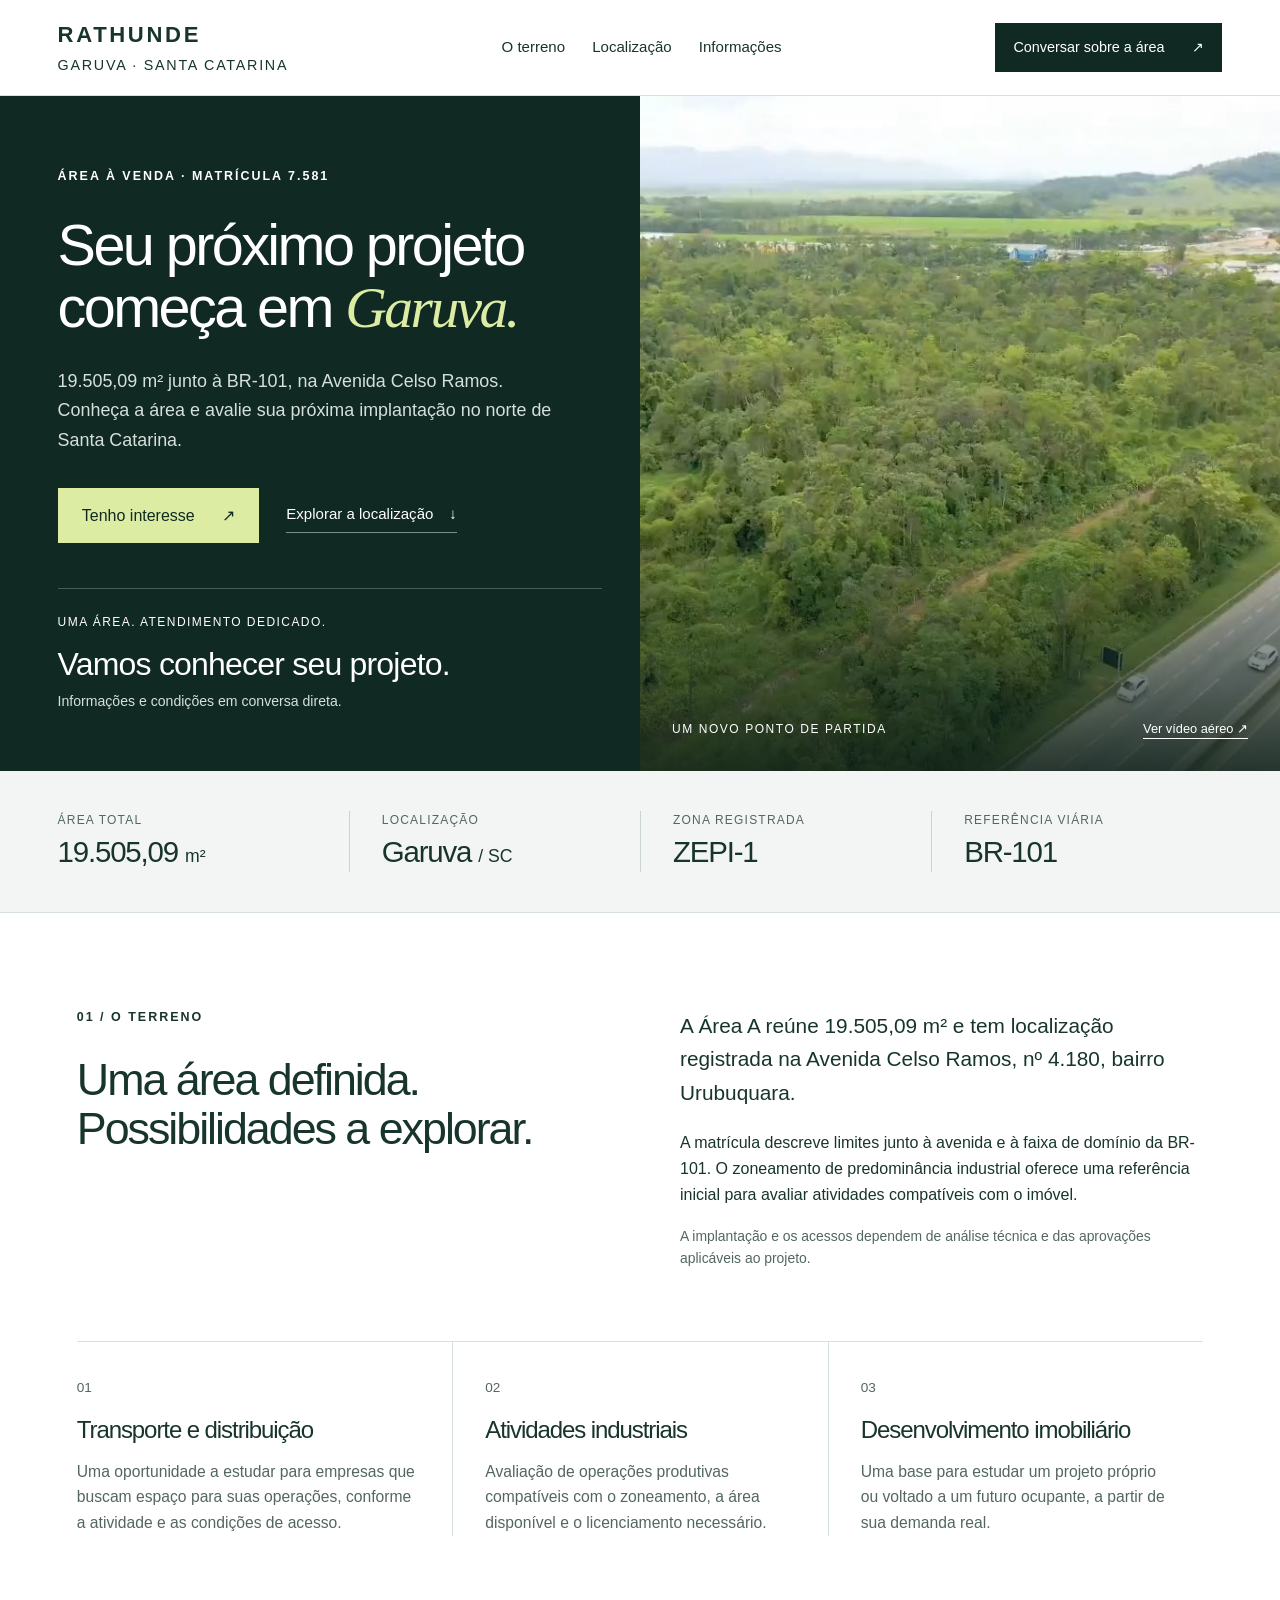
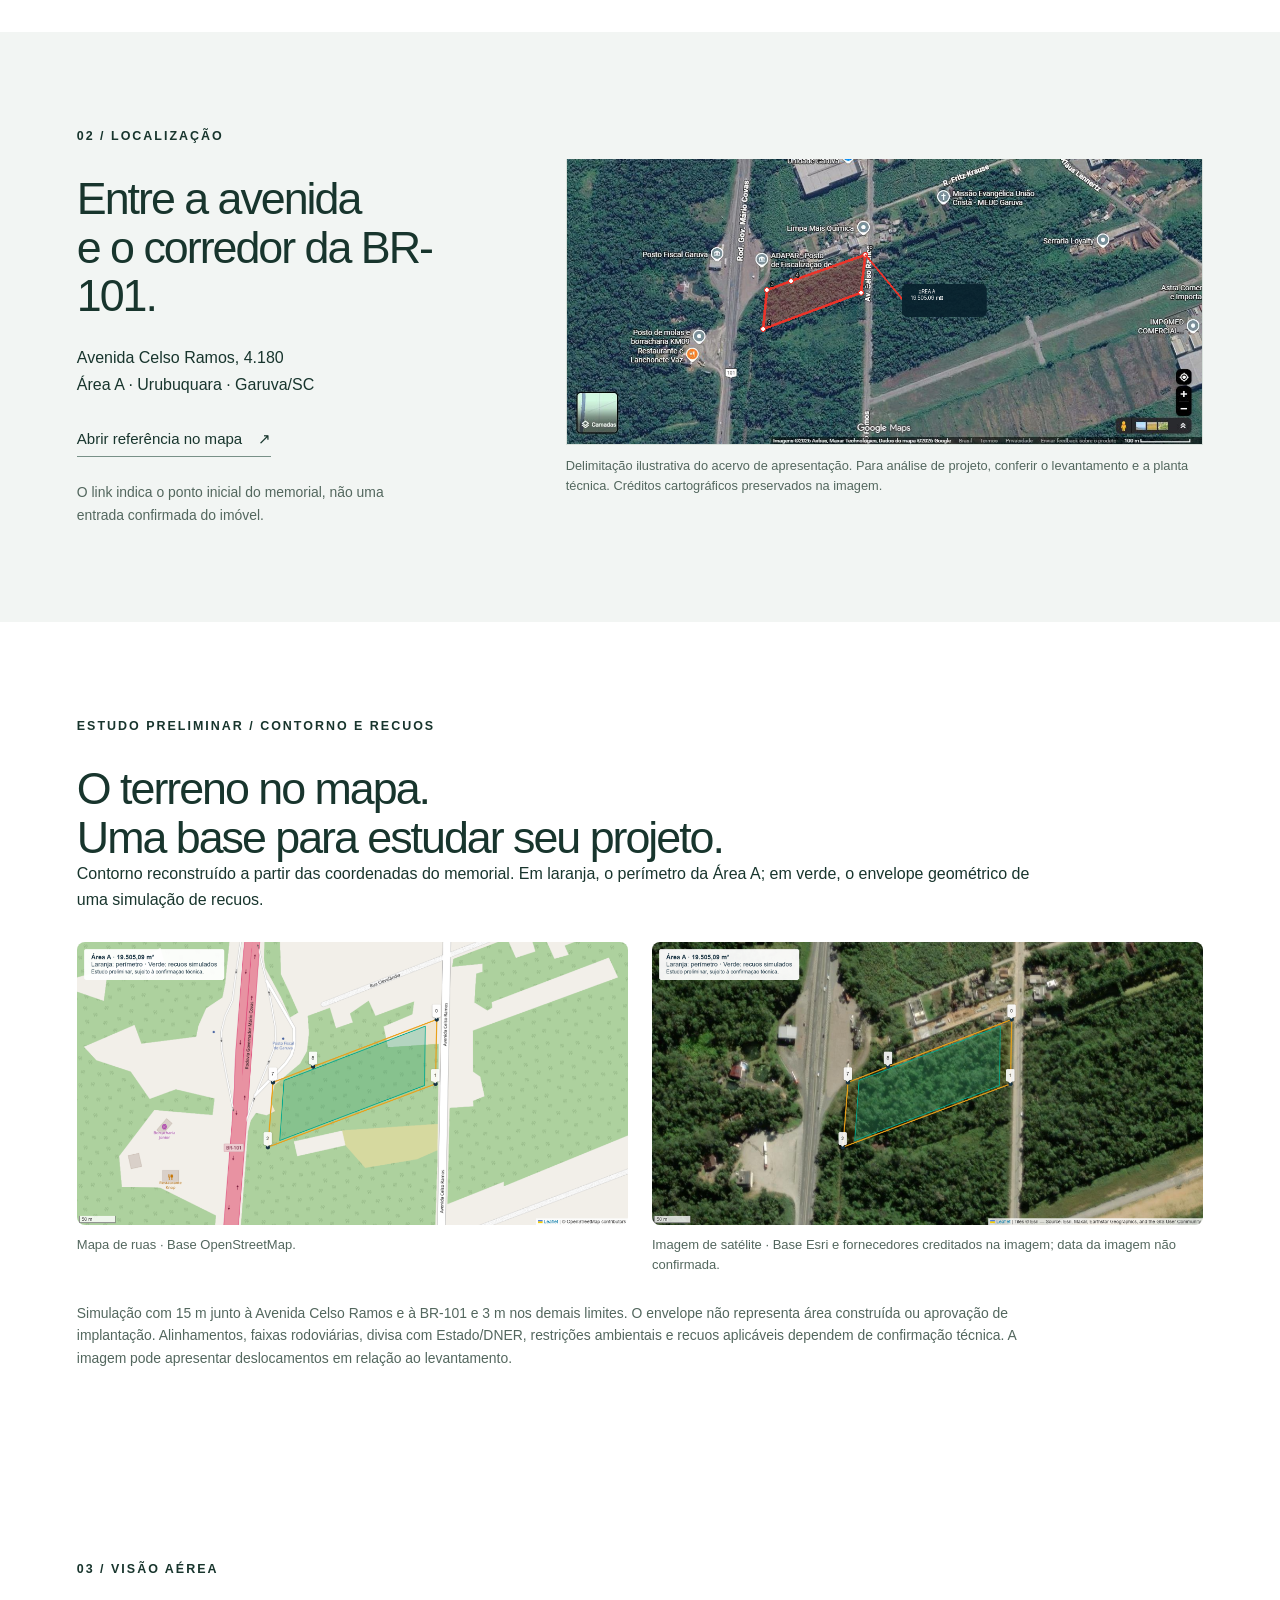
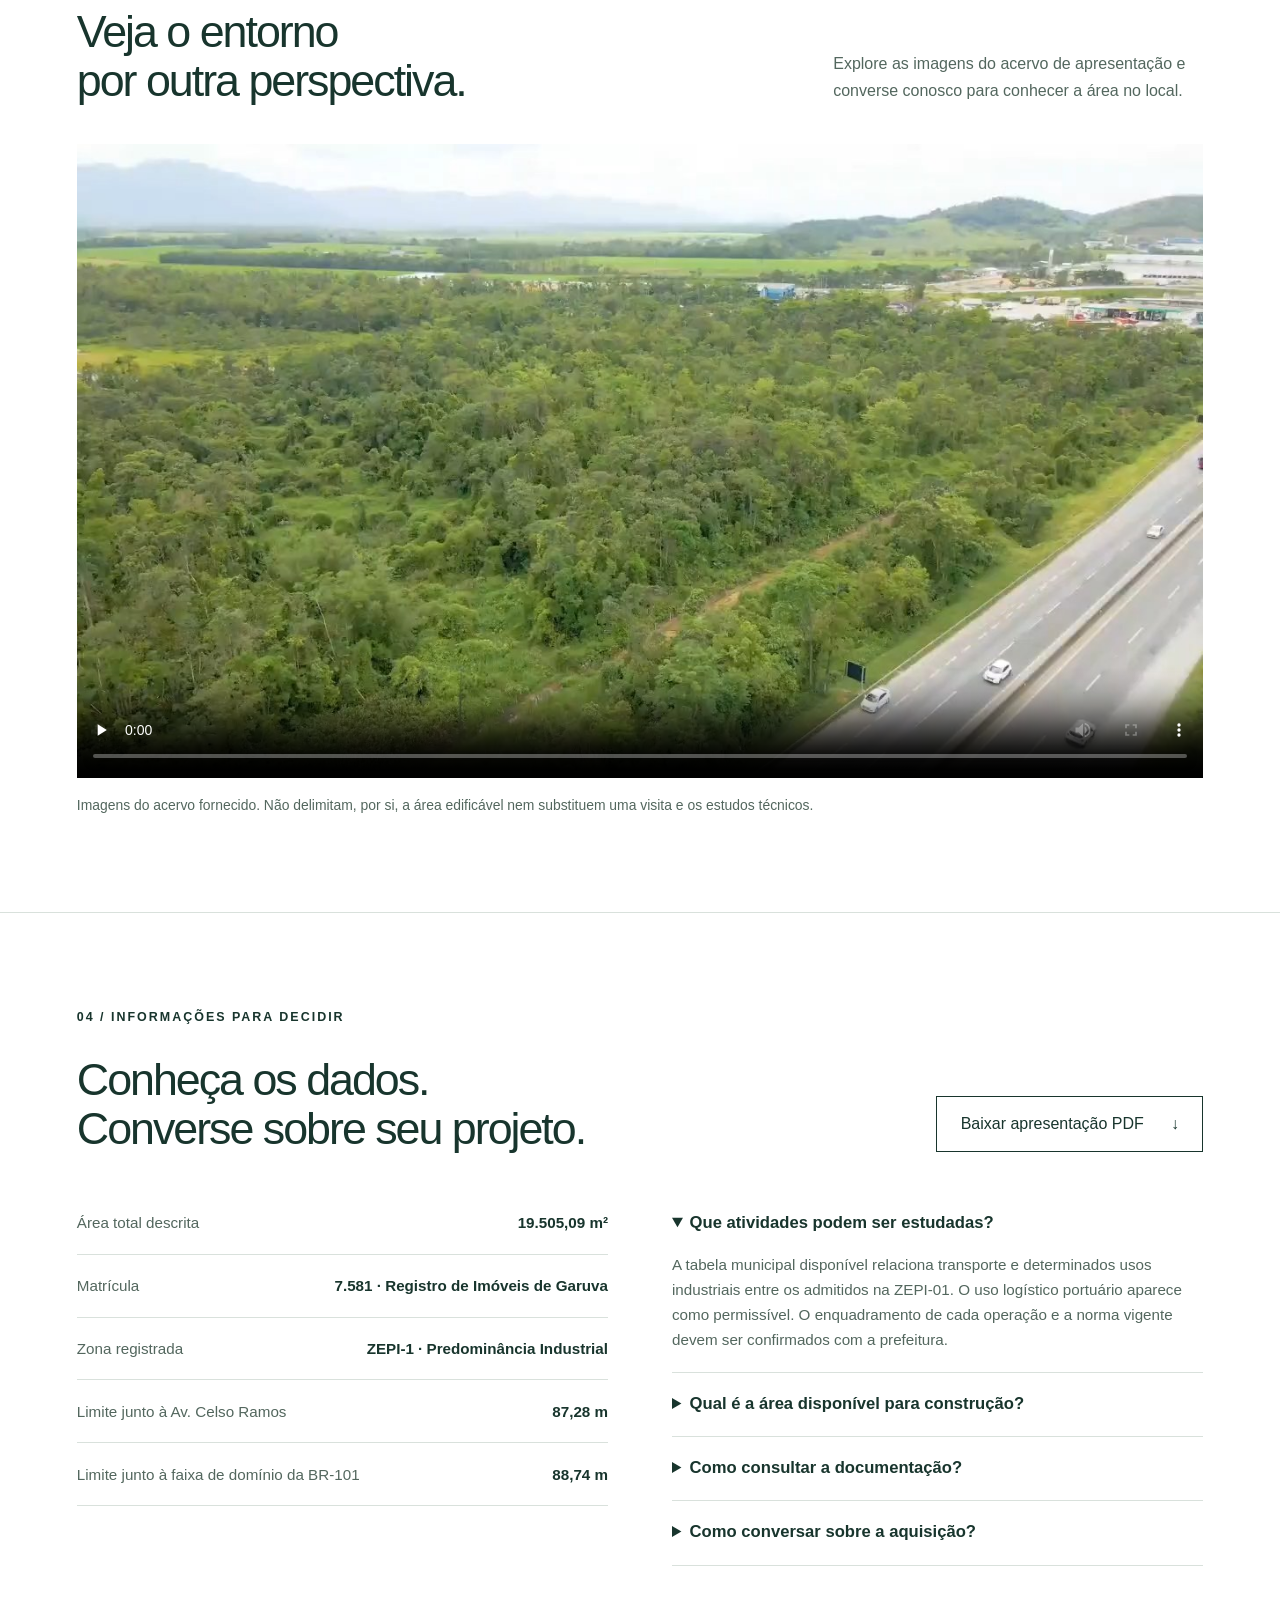
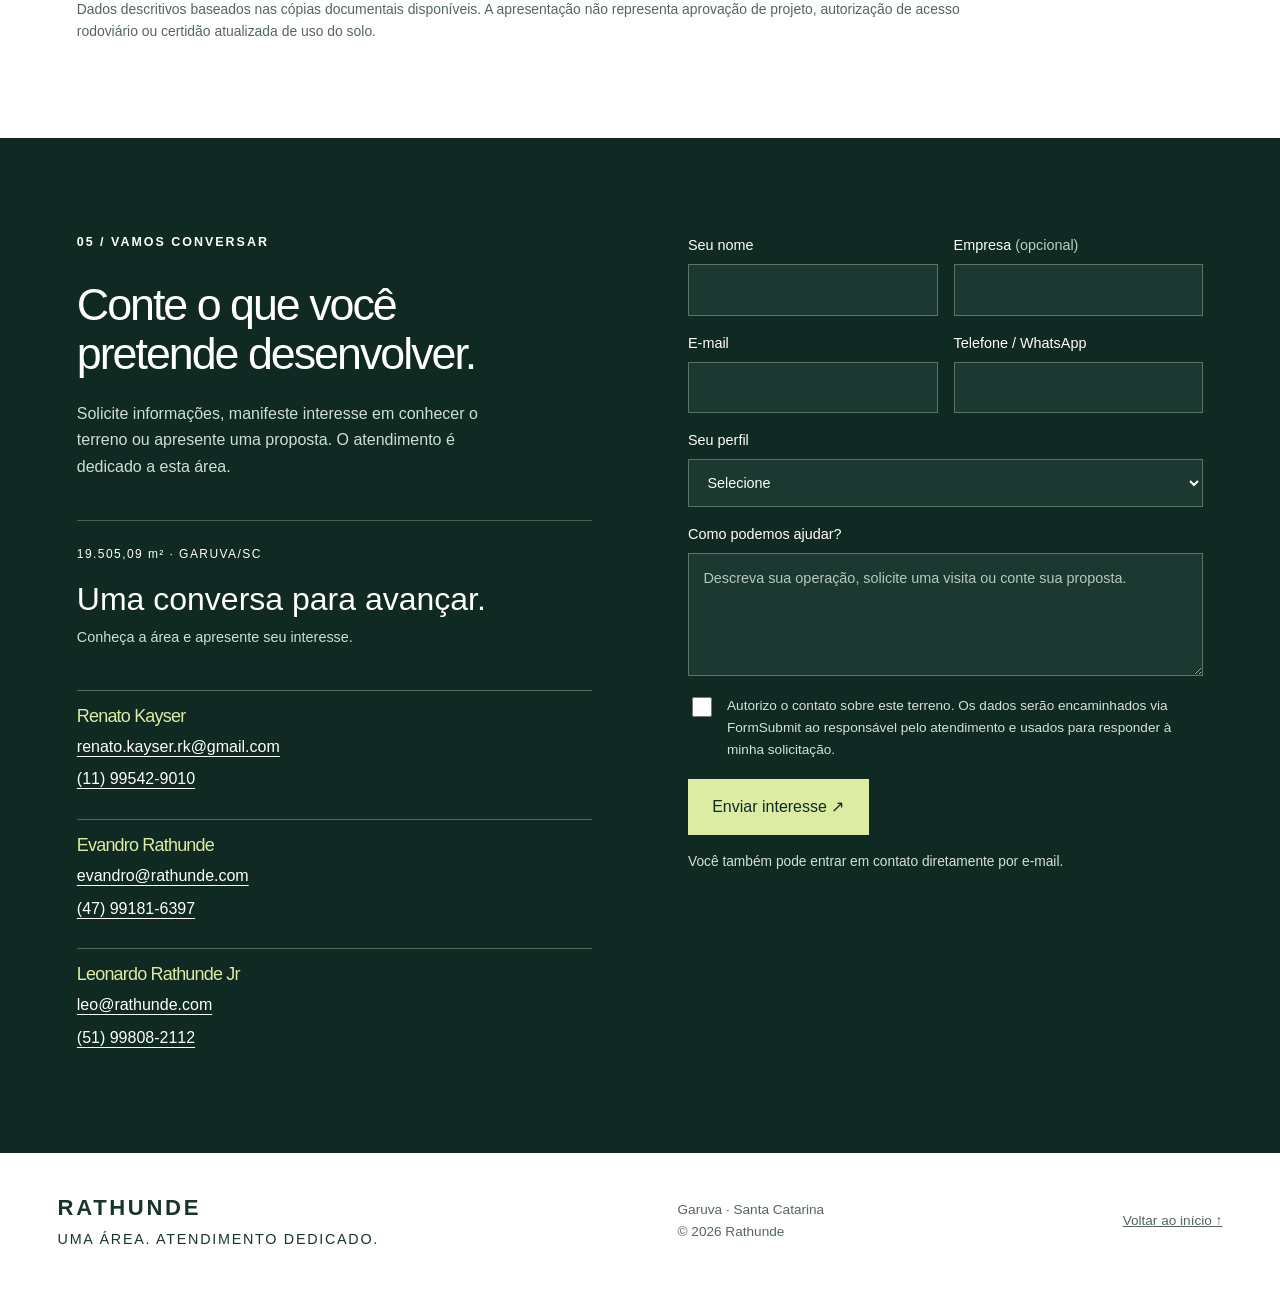
<file: index.html>
<!doctype html>
<html lang="pt-BR">
<head>
<meta charset="utf-8"><meta name="viewport" content="width=device-width,initial-scale=1">
<title>Terreno de 19.505,09 m² em Garuva | Rathunde</title>
<meta name="description" content="Conheça a Área A em Garuva/SC: 19.505,09 m² junto à BR-101, Avenida Celso Ramos e zoneamento industrial registrado. Solicite informações sobre a aquisição.">
<meta name="theme-color" content="#102923"><meta property="og:type" content="website"><meta property="og:locale" content="pt_BR"><meta property="og:title" content="19.505,09 m² em Garuva — Rathunde"><meta property="og:description" content="Uma área para avaliar seu próximo projeto. Conheça o terreno, veja as imagens e converse sobre a aquisição."><meta property="og:url" content="https://garuva.rathunde.com/"><link rel="canonical" href="https://garuva.rathunde.com/"><link rel="icon" href="assets/favicon.svg" type="image/svg+xml"><link rel="stylesheet" href="styles.css">
</head>
<body>
<a class="skip" href="#conteudo">Ir para o conteúdo</a>
<header class="header"><a class="brand" href="#inicio">RATHUNDE<span>GARUVA · SANTA CATARINA</span></a><nav aria-label="Navegação principal"><a href="#terreno">O terreno</a><a href="#localizacao">Localização</a><a href="#informacoes">Informações</a></nav><a class="button small" href="#contato">Conversar sobre a área <span aria-hidden="true">↗</span></a></header>
<main id="conteudo">
<section class="hero" id="inicio">
<div class="hero-copy"><p class="eyebrow">ÁREA À VENDA · MATRÍCULA 7.581</p><h1>Seu próximo projeto<br>começa em <em>Garuva.</em></h1><p class="lead">19.505,09 m² junto à BR-101, na Avenida Celso Ramos. Conheça a área e avalie sua próxima implantação no norte de Santa Catarina.</p><div class="hero-actions"><a class="button cream" href="#contato">Tenho interesse <span aria-hidden="true">↗</span></a><a class="underlink" href="#localizacao">Explorar a localização <span aria-hidden="true">↓</span></a></div><div class="offer"><span>UMA ÁREA. ATENDIMENTO DEDICADO.</span><strong>Vamos conhecer seu projeto.</strong><p>Informações e condições em conversa direta.</p></div></div>
<figure class="hero-image"><img src="assets/video-drone-poster.jpg" alt="Vista aérea com vegetação e rodovia, do acervo de apresentação do terreno em Garuva" fetchpriority="high"><figcaption><span>UM NOVO PONTO DE PARTIDA</span><a href="#video">Ver vídeo aéreo <span aria-hidden="true">↗</span></a></figcaption></figure>
</section>
<div class="facts" aria-label="Dados principais"><div><span>ÁREA TOTAL</span><strong>19.505,09 <small>m²</small></strong></div><div><span>LOCALIZAÇÃO</span><strong>Garuva <small>/ SC</small></strong></div><div><span>ZONA REGISTRADA</span><strong>ZEPI-1</strong></div><div><span>REFERÊNCIA VIÁRIA</span><strong>BR-101</strong></div></div>
<section class="section overview" id="terreno"><div><p class="eyebrow">01 / O TERRENO</p><h2>Uma área definida.<br>Possibilidades a explorar.</h2></div><div><p class="large">A Área A reúne 19.505,09 m² e tem localização registrada na Avenida Celso Ramos, nº 4.180, bairro Urubuquara.</p><p>A matrícula descreve limites junto à avenida e à faixa de domínio da BR-101. O zoneamento de predominância industrial oferece uma referência inicial para avaliar atividades compatíveis com o imóvel.</p><p class="note">A implantação e os acessos dependem de análise técnica e das aprovações aplicáveis ao projeto.</p></div><div class="use-grid"><article><span>01</span><h3>Transporte e distribuição</h3><p>Uma oportunidade a estudar para empresas que buscam espaço para suas operações, conforme a atividade e as condições de acesso.</p></article><article><span>02</span><h3>Atividades industriais</h3><p>Avaliação de operações produtivas compatíveis com o zoneamento, a área disponível e o licenciamento necessário.</p></article><article><span>03</span><h3>Desenvolvimento imobiliário</h3><p>Uma base para estudar um projeto próprio ou voltado a um futuro ocupante, a partir de sua demanda real.</p></article></div></section>
<section class="location section" id="localizacao"><div class="location-heading"><p class="eyebrow">02 / LOCALIZAÇÃO</p><h2>Entre a avenida<br>e o corredor da BR-101.</h2><p>Avenida Celso Ramos, 4.180<br>Área A · Urubuquara · Garuva/SC</p><a class="underlink dark" href="https://www.google.com/maps/search/?api=1&amp;query=-26.058239,-48.857115" target="_blank" rel="noopener noreferrer">Abrir referência no mapa <span aria-hidden="true">↗</span></a><p class="note">O link indica o ponto inicial do memorial, não uma entrada confirmada do imóvel.</p></div><figure class="map"><a href="assets/area-satelite-delimitada.png" target="_blank" rel="noopener" aria-label="Abrir imagem de localização ampliada"><img src="assets/area-satelite-delimitada.png" alt="Mapa de satélite do acervo, com delimitação ilustrativa da Área A entre a BR-101 e a Avenida Celso Ramos" loading="lazy"></a><figcaption>Delimitação ilustrativa do acervo de apresentação. Para análise de projeto, conferir o levantamento e a planta técnica. Créditos cartográficos preservados na imagem.</figcaption></figure></section>
<section class="section envelope-section" id="estudo"><p class="eyebrow">ESTUDO PRELIMINAR / CONTORNO E RECUOS</p><h2>O terreno no mapa.<br>Uma base para estudar seu projeto.</h2><p>Contorno reconstruído a partir das coordenadas do memorial. Em laranja, o perímetro da Área A; em verde, o envelope geométrico de uma simulação de recuos.</p><div class="envelope-grid"><figure><a href="assets/mapa-envelope.png" target="_blank" rel="noopener"><img src="assets/mapa-envelope.png" alt="Mapa de ruas com os cinco vértices do terreno e envelope preliminar de recuos" loading="lazy"></a><figcaption>Mapa de ruas · Base OpenStreetMap.</figcaption></figure><figure><a href="assets/satelite-envelope.png" target="_blank" rel="noopener"><img src="assets/satelite-envelope.png" alt="Imagem de satélite com contorno do terreno em laranja e recuos simulados em verde" loading="lazy"></a><figcaption>Imagem de satélite · Base Esri e fornecedores creditados na imagem; data da imagem não confirmada.</figcaption></figure></div><p class="note">Simulação com 15 m junto à Avenida Celso Ramos e à BR-101 e 3 m nos demais limites. O envelope não representa área construída ou aprovação de implantação. Alinhamentos, faixas rodoviárias, divisa com Estado/DNER, restrições ambientais e recuos aplicáveis dependem de confirmação técnica. A imagem pode apresentar deslocamentos em relação ao levantamento.</p></section>
<section class="section video-section" id="video"><div class="section-title"><div><p class="eyebrow">03 / VISÃO AÉREA</p><h2>Veja o entorno<br>por outra perspectiva.</h2></div><p>Explore as imagens do acervo de apresentação e converse conosco para conhecer a área no local.</p></div><video controls playsinline preload="none" poster="assets/video-drone-poster.jpg" aria-label="Vídeo aéreo do acervo de apresentação da área de Garuva"><source src="assets/video-drone.mp4" type="video/mp4">Seu navegador não reproduz este vídeo. <a href="assets/video-drone.mp4">Abrir vídeo</a>.</video><p class="note">Imagens do acervo fornecido. Não delimitam, por si, a área edificável nem substituem uma visita e os estudos técnicos.</p></section>
<section class="section information" id="informacoes"><div class="section-title"><div><p class="eyebrow">04 / INFORMAÇÕES PARA DECIDIR</p><h2>Conheça os dados.<br>Converse sobre seu projeto.</h2></div><a class="button outline" href="assets/apresentacao-garuva.pdf" download>Baixar apresentação PDF <span aria-hidden="true">↓</span></a></div><div class="info-grid"><dl class="specs"><div><dt>Área total descrita</dt><dd>19.505,09 m²</dd></div><div><dt>Matrícula</dt><dd>7.581 · Registro de Imóveis de Garuva</dd></div><div><dt>Zona registrada</dt><dd>ZEPI-1 · Predominância Industrial</dd></div><div><dt>Limite junto à Av. Celso Ramos</dt><dd>87,28 m</dd></div><div><dt>Limite junto à faixa de domínio da BR-101</dt><dd>88,74 m</dd></div></dl><div class="questions"><details open><summary>Que atividades podem ser estudadas?</summary><p>A tabela municipal disponível relaciona transporte e determinados usos industriais entre os admitidos na ZEPI-01. O uso logístico portuário aparece como permissível. O enquadramento de cada operação e a norma vigente devem ser confirmados com a prefeitura.</p></details><details><summary>Qual é a área disponível para construção?</summary><p>A área total é de 19.505,09 m². A área efetivamente edificável depende de levantamento, faixas rodoviárias, condições ambientais, recuos e estudo de implantação. Ainda não há uma metragem edificável definida nesta apresentação.</p></details><details><summary>Como consultar a documentação?</summary><p>Solicite os documentos pertinentes à análise do imóvel pelo formulário abaixo. A situação registral atual e os poderes de representação para a venda devem ser conferidos durante a negociação.</p></details><details><summary>Como conversar sobre a aquisição?</summary><p>Entre em contato para apresentar seu interesse. Os valores e as condições de pagamento serão tratados diretamente durante a conversa.</p></details></div></div><p class="note">Dados descritivos baseados nas cópias documentais disponíveis. A apresentação não representa aprovação de projeto, autorização de acesso rodoviário ou certidão atualizada de uso do solo.</p></section>
<section class="contact section" id="contato"><div class="contact-copy"><p class="eyebrow">05 / VAMOS CONVERSAR</p><h2>Conte o que você<br>pretende desenvolver.</h2><p>Solicite informações, manifeste interesse em conhecer o terreno ou apresente uma proposta. O atendimento é dedicado a esta área.</p><div class="contact-price"><span>19.505,09 m² · GARUVA/SC</span><strong>Uma conversa para avançar.</strong><p>Conheça a área e apresente seu interesse.</p></div><div class="contact-list" aria-label="Contatos para informações e visitas"><article><h3>Renato Kayser</h3><a href="mailto:renato.kayser.rk@gmail.com">renato.kayser.rk@gmail.com</a><a href="tel:+5511995429010">(11) 99542-9010</a></article><article><h3>Evandro Rathunde</h3><a href="mailto:evandro@rathunde.com">evandro@rathunde.com</a><a href="tel:+5547991816397">(47) 99181-6397</a></article><article><h3>Leonardo Rathunde Jr</h3><a href="mailto:leo@rathunde.com">leo@rathunde.com</a><a href="tel:+5551998082112">(51) 99808-2112</a></article></div></div>
<form id="lead-form" action="https://formsubmit.co/leo@rathunde.com" method="POST"><input type="hidden" name="_subject" value="Interesse — Terreno Garuva 19.505,09 m²"><input type="hidden" name="_template" value="table"><input type="hidden" name="_captcha" value="false"><input type="hidden" name="_next" value="https://garuva.rathunde.com/obrigado.html"><input type="hidden" name="_url" value="https://garuva.rathunde.com/"><input type="hidden" name="imovel" value="Área A — Matrícula 7.581 — 19.505,09 m²"><div class="honeypot" aria-hidden="true"><label>Deixe em branco<input name="_honey" tabindex="-1" autocomplete="off"></label></div><div class="form-row"><label>Seu nome<input name="nome" autocomplete="name" required maxlength="120"></label><label>Empresa <span>(opcional)</span><input name="empresa" autocomplete="organization" maxlength="150"></label></div><div class="form-row"><label>E-mail<input name="email" type="email" autocomplete="email" required maxlength="200"></label><label>Telefone / WhatsApp<input name="telefone" type="tel" autocomplete="tel" required maxlength="40"></label></div><label>Seu perfil<select name="perfil" required><option value="">Selecione</option><option>Transporte / logística</option><option>Indústria / distribuição</option><option>Desenvolvedor imobiliário</option><option>Investidor</option><option>Corretor / representante</option><option>Outro</option></select></label><label>Como podemos ajudar?<textarea name="mensagem" rows="4" maxlength="3000" placeholder="Descreva sua operação, solicite uma visita ou conte sua proposta."></textarea></label><label class="consent"><input type="checkbox" name="autorizacao_contato" value="Autorizo contato sobre o terreno de Garuva" required><span>Autorizo o contato sobre este terreno. Os dados serão encaminhados via FormSubmit ao responsável pelo atendimento e usados para responder à minha solicitação.</span></label><button class="button cream" type="submit">Enviar interesse <span aria-hidden="true">↗</span></button><p class="form-status" role="status" aria-live="polite">Você também pode entrar em contato diretamente por e-mail.</p></form></section>
</main><footer><a class="brand" href="#inicio">RATHUNDE<span>UMA ÁREA. ATENDIMENTO DEDICADO.</span></a><p>Garuva · Santa Catarina<br>© <span id="year">2026</span> Rathunde</p><a href="#inicio">Voltar ao início ↑</a></footer><script src="script.js"></script>
</body></html>
</file>
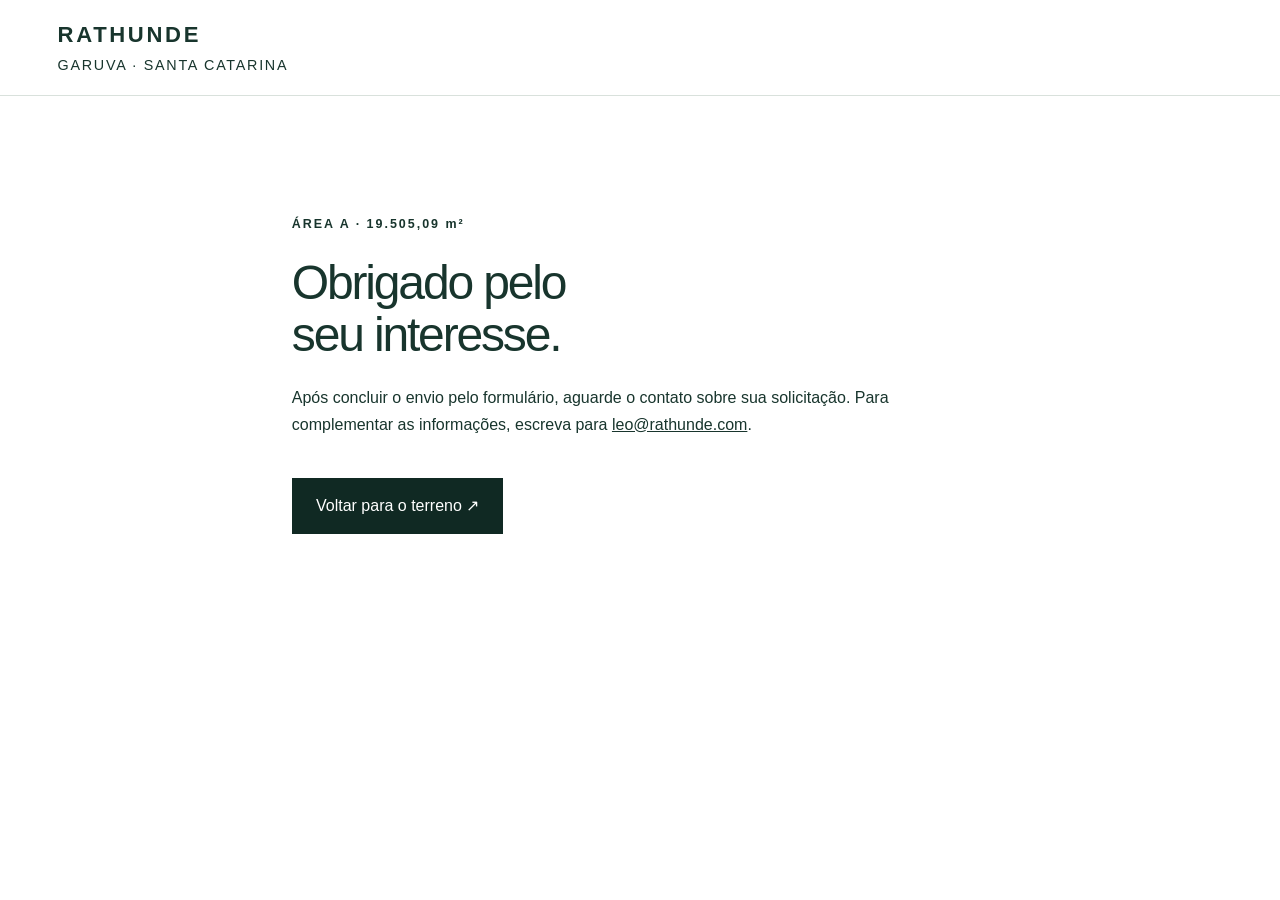
<file: obrigado.html>
<!doctype html><html lang="pt-BR"><head><meta charset="utf-8"><meta name="viewport" content="width=device-width,initial-scale=1"><meta name="robots" content="noindex,follow"><title>Obrigado pelo interesse | Garuva — Rathunde</title><link rel="icon" href="assets/favicon.svg" type="image/svg+xml"><link rel="stylesheet" href="styles.css"></head><body><header class="header"><a class="brand" href="/">RATHUNDE<span>GARUVA · SANTA CATARINA</span></a></header><main class="thanks"><p class="eyebrow">ÁREA A · 19.505,09 m²</p><h1>Obrigado pelo<br>seu interesse.</h1><p>Após concluir o envio pelo formulário, aguarde o contato sobre sua solicitação. Para complementar as informações, escreva para <a href="mailto:leo@rathunde.com">leo@rathunde.com</a>.</p><a class="button" href="/">Voltar para o terreno ↗</a></main></body></html>
</file>
<file: styles.css>
@charset "UTF-8";
.map>a{display:block;overflow:hidden}.map>a>img{margin-top:-15%;}
:root{--green:#102923;--ink:#18352d;--paper:#fff;--pale:#f2f5f3;--line:#d9e1dc;--muted:#53675e;--accent:#dceca3;--font:Arial,Helvetica,sans-serif}*{box-sizing:border-box}html{scroll-behavior:smooth;scroll-padding-top:100px}body{margin:0;color:var(--ink);background:var(--paper);font:1rem/1.65 var(--font)}a{color:inherit}img{display:block;width:100%;height:auto}button,input,select,textarea{font:inherit}button,a,input,textarea,select,summary{-webkit-tap-highlight-color:transparent}a:focus-visible,button:focus-visible,summary:focus-visible{outline:3px solid #749342;outline-offset:5px}h1,h2,h3,p,figure{margin:0}h1,h2,h3{line-height:1.08;letter-spacing:-.045em}h1{font-size:clamp(2.7rem,4.5vw,4.8rem);font-weight:500}h1 em{font-family:Georgia,serif;font-weight:400;color:var(--accent)}h2{font-size:clamp(2rem,3.5vw,3.7rem);font-weight:500}h3{font-size:1.5rem;font-weight:500}p+p{margin-top:1rem}.skip{position:absolute;top:-100px;padding:1rem;background:white;z-index:30}.skip:focus{top:0}.header{min-height:96px;display:flex;align-items:center;justify-content:space-between;gap:1.5rem;padding:1.2rem 4.5%;border-bottom:1px solid var(--line);background:white}.brand{text-decoration:none;letter-spacing:.12em;font-size:1.38rem;font-weight:700;line-height:1.4}.brand span{display:block;font-size:.65em;letter-spacing:.12em;font-weight:400;margin-top:.3rem}.header nav{display:flex;gap:1.7rem;font-size:.94rem}.header nav a{text-decoration:none}.header nav a:hover{text-decoration:underline;text-underline-offset:6px}.button{display:inline-flex;justify-content:center;align-items:center;gap:1.7rem;background:var(--green);color:white;text-decoration:none;border:1px solid transparent;padding:1rem 1.45rem;line-height:1.35;cursor:pointer;font-size:1rem;transition:background .2s,transform .2s}.button:hover{background:#274b3e;transform:translateY(-2px)}.small{font-size:.9rem;padding:.85rem 1.1rem}.cream{color:var(--green);background:var(--accent)}.cream:hover{background:#ebf4cd}.outline{background:transparent;border-color:var(--ink);color:var(--ink)}.outline:hover{background:var(--green);color:white}.hero{display:grid;grid-template-columns:1fr 1fr;min-height:675px;background:var(--green);color:white}.hero-copy{padding:4.5rem 6% 3.5rem 9%}.eyebrow{font-size:.78rem;letter-spacing:.16em;font-weight:600;line-height:1.4;margin-bottom:1.8rem}.lead{max-width:500px;font-size:1.12rem;color:#d6e0db;margin-top:1.7rem}.hero-actions{display:flex;gap:1.7rem;align-items:center;flex-wrap:wrap;margin-top:2rem}.underlink{display:inline-flex;align-items:center;gap:1rem;text-decoration:none;border-bottom:1px solid #789087;padding:.3rem 0;font-size:.94rem}.underlink:hover{border-color:currentColor}.offer{border-top:1px solid #446056;margin-top:2.8rem;padding-top:1.5rem}.offer>span,.contact-price>span{display:block;letter-spacing:.12em;font-size:.75rem}.offer strong{font-size:2rem;font-weight:500;letter-spacing:-.025em;display:block;margin-top:.3rem}.offer p{font-size:.88rem;color:#d6e0db}.hero-image{position:relative;min-width:0;overflow:hidden}.hero-image>img{height:100%;object-fit:cover;object-position:64% center}.hero-image:after{content:"";position:absolute;inset:60% 0 0;background:linear-gradient(transparent,rgba(10,29,22,.85));pointer-events:none}.hero-image figcaption{position:absolute;bottom:2rem;left:2rem;right:2rem;z-index:1;display:flex;justify-content:space-between;align-items:center;gap:1rem}.hero-image figcaption>span{font-size:.75rem;letter-spacing:.13em}.hero-image figcaption a{white-space:nowrap;text-decoration:none;border-bottom:1px solid white}.facts{display:grid;grid-template-columns:repeat(4,1fr);padding:2.5rem 4.5%;background:var(--pale);border-bottom:1px solid var(--line)}.facts>div{padding:0 2rem;border-left:1px solid #c8d4cd}.facts>div:first-child{border:0;padding-left:0}.facts span{display:block;font-size:.75rem;letter-spacing:.1em;color:var(--muted)}.facts strong{font-size:clamp(1.5rem,2.3vw,2.4rem);font-weight:500;letter-spacing:-.04em;line-height:1.4}.facts small{font-size:.6em;letter-spacing:0}.section{padding:6rem 6%;max-width:1600px;margin:auto;scroll-margin-top:1rem}.overview{display:grid;grid-template-columns:1fr 1fr;gap:3rem 5rem}.large{font-size:1.3rem;line-height:1.6;margin-bottom:1.3rem}.note{font-size:.87rem;color:var(--muted);line-height:1.6}.use-grid{grid-column:1/-1;display:grid;grid-template-columns:repeat(3,1fr);margin-top:1.5rem;border-top:1px solid var(--line)}.use-grid article{padding:2rem 2rem 0 0}.use-grid article+article{border-left:1px solid var(--line);padding-left:2rem}.use-grid article>span{font-size:.85rem;color:var(--muted)}.use-grid h3{margin:1rem 0}.use-grid p{color:var(--muted);font-size:.98rem}.location{max-width:none;background:var(--pale);display:grid;grid-template-columns:.8fr 1.2fr;gap:4rem;align-items:center}.location h2{margin-bottom:1.6rem}.location .underlink{margin:1.5rem 0}.location .note{max-width:310px}.map img{border:1px solid var(--line)}figcaption{font-size:.8rem;color:var(--muted);line-height:1.5;margin-top:.7rem}.hero-image figcaption{color:white}.section-title{display:flex;align-items:flex-end;justify-content:space-between;gap:3rem;margin-bottom:2.5rem}.section-title>p{max-width:370px;color:var(--muted)}.video-section video{display:block;width:100%;max-height:650px;background:#102923;aspect-ratio:16/9;object-fit:contain}.video-section>.note{margin-top:1rem}.information{border-top:1px solid var(--line)}.info-grid{display:grid;grid-template-columns:1fr 1fr;gap:4rem}.specs{margin:0}.specs>div{padding:1.15rem 0;border-bottom:1px solid var(--line);display:flex;justify-content:space-between;gap:1.5rem}.specs dt{color:var(--muted);font-size:.95rem;max-width:55%}.specs dd{margin:0;text-align:right;font-weight:600;font-size:.95rem}.questions details{border-bottom:1px solid var(--line);padding:1.2rem 0}.questions summary{cursor:pointer;font-size:1.04rem;line-height:1.5;font-weight:600;padding-right:1rem}.questions p{padding-top:1rem;color:var(--muted);font-size:.95rem}.information>.note{margin-top:2rem;max-width:900px}.contact{max-width:none;background:var(--green);color:white;display:grid;grid-template-columns:1fr 1fr;gap:6rem}.contact-copy>p:not(.eyebrow){margin-top:1.5rem;color:#d0ddd7;max-width:430px}.contact-price{margin:2.5rem 0;border-top:1px solid #446056;padding-top:1.5rem}.contact-price strong{display:block;font-size:2rem;font-weight:500;margin-top:.5rem}.contact-price p{color:#d0ddd7;font-size:.9rem}.form-row{display:grid;grid-template-columns:1fr 1fr;gap:1rem}label{display:block;font-size:.9rem;margin-bottom:1rem}label>span{color:#b8cfc1}input:not([type=checkbox]),select,textarea{display:block;width:100%;background:#1b3930;border:1px solid #587568;color:white;padding:.8rem .9rem;margin-top:.4rem;border-radius:0;min-height:48px}input:focus,select:focus,textarea:focus{outline:2px solid var(--accent);outline-offset:2px}textarea{resize:vertical}textarea::placeholder{color:#b6c8bf;opacity:1}select option{background:var(--green);color:white}.consent{display:flex;gap:.75rem;align-items:flex-start;font-size:.85rem;line-height:1.6;margin:1.2rem 0}.consent input{width:20px;height:20px;flex:none;accent-color:var(--accent);margin-top:.15rem}.consent span{color:#d6e0db}.form-status{font-size:.86rem;color:#d6e0db;margin-top:1rem;min-height:1.5rem}button:disabled{opacity:.65;cursor:wait}.honeypot{position:absolute;left:-9999px;width:1px;height:1px;overflow:hidden}footer{display:flex;justify-content:space-between;align-items:center;gap:2rem;padding:2.5rem 4.5%}footer p,footer>a:last-child{font-size:.85rem;color:var(--muted)}.thanks{min-height:70vh;max-width:850px;padding:6rem 6%;margin:auto}.thanks h1{font-size:3rem}.thanks p{margin:1.5rem 0}.thanks .button{margin-top:1rem}@media(min-width:1600px){.hero-copy{padding-left:max(9%,calc((100vw - 1450px)/2))}}@media(max-width:1050px){.header nav{display:none}.hero{min-height:600px}.hero-copy{padding:3.5rem 7%}.hero-image figcaption>span{display:none}.hero-image figcaption{justify-content:flex-end}.section{padding:4rem 5%}.contact{gap:3rem}.overview{gap:3rem}.location{gap:2.5rem}.facts>div{padding-left:1.2rem;padding-right:1rem}.info-grid{gap:2rem}}@media(max-width:720px){html{scroll-padding-top:20px}.header{min-height:80px;padding:1rem 5%}.brand{font-size:1.05rem}.brand span{font-size:.65rem}.header .button{font-size:.78rem;padding:.75rem;gap:.5rem;max-width:155px}.hero{grid-template-columns:1fr}.hero-copy{padding:3rem 6%}.hero h1{font-size:2.9rem}.hero-image{height:330px}.hero-image img{object-position:center 58%}.hero-image figcaption{left:1.3rem;right:1.3rem;bottom:1.2rem}.hero-image figcaption>span{display:block;font-size:.65rem}.hero-image figcaption{justify-content:space-between}.facts{grid-template-columns:1fr 1fr;padding:1rem 5%;gap:0}.facts>div{padding:1rem!important;border:0}.facts>div:nth-child(even){border-left:1px solid var(--line)}.facts>div:nth-child(-n+2){border-bottom:1px solid var(--line)}.facts strong{font-size:1.75rem}.overview,.location,.info-grid,.contact{grid-template-columns:1fr}.section{padding:3.5rem 6%;gap:2rem}.use-grid{grid-template-columns:1fr;margin-top:0}.use-grid article,.use-grid article+article{border-left:0;padding:1.4rem 0;border-bottom:1px solid var(--line)}.use-grid h3{margin:.6rem 0}.section-title{display:block}.section-title>p,.section-title>.button{margin-top:1.5rem}.section-title>p{max-width:none}.location .note{max-width:none}.specs>div{gap:1rem}.contact-copy{padding-bottom:1rem}.contact-price{margin:1.7rem 0}.form-row{grid-template-columns:1fr;gap:0}footer{align-items:flex-start;flex-wrap:wrap;padding:2rem 6%}footer>a:last-child{width:100%}.hero-actions{gap:1.2rem}.offer{margin-top:2rem}.thanks h1{font-size:2.4rem}}@media(prefers-reduced-motion:reduce){html{scroll-behavior:auto}*,*:before,*:after{transition:none!important}}@media print{.header nav,.hero-actions,form,video,footer>a:last-child{display:none}.hero,.contact{background:white;color:var(--ink)}.hero-copy p,.contact-copy p{color:var(--ink)}.section{padding:2rem 0}.hero{min-height:0}.hero-image{max-height:300px}.offer p{color:var(--ink)}body{font-size:11pt}.button{display:none}}

.contact-list{display:grid;gap:20px;margin-top:28px}.contact-list article{border-top:1px solid #53675e;padding-top:16px}.contact-list h3{font-size:18px;margin:0 0 8px;color:#dceca3}.contact-list a{display:block;width:fit-content;max-width:100%;overflow-wrap:anywhere;margin:6px 0;color:inherit;text-underline-offset:4px}

.envelope-grid{display:grid;grid-template-columns:1fr 1fr;gap:24px;margin:28px 0}.envelope-grid figure{margin:0}.envelope-grid img{display:block;width:100%;height:auto;border-radius:8px}.envelope-grid figcaption{font-size:13px;line-height:1.5;margin-top:10px;color:#53675e}.envelope-section>p{max-width:960px}@media(max-width:800px){.envelope-grid{grid-template-columns:1fr}}
</file>
